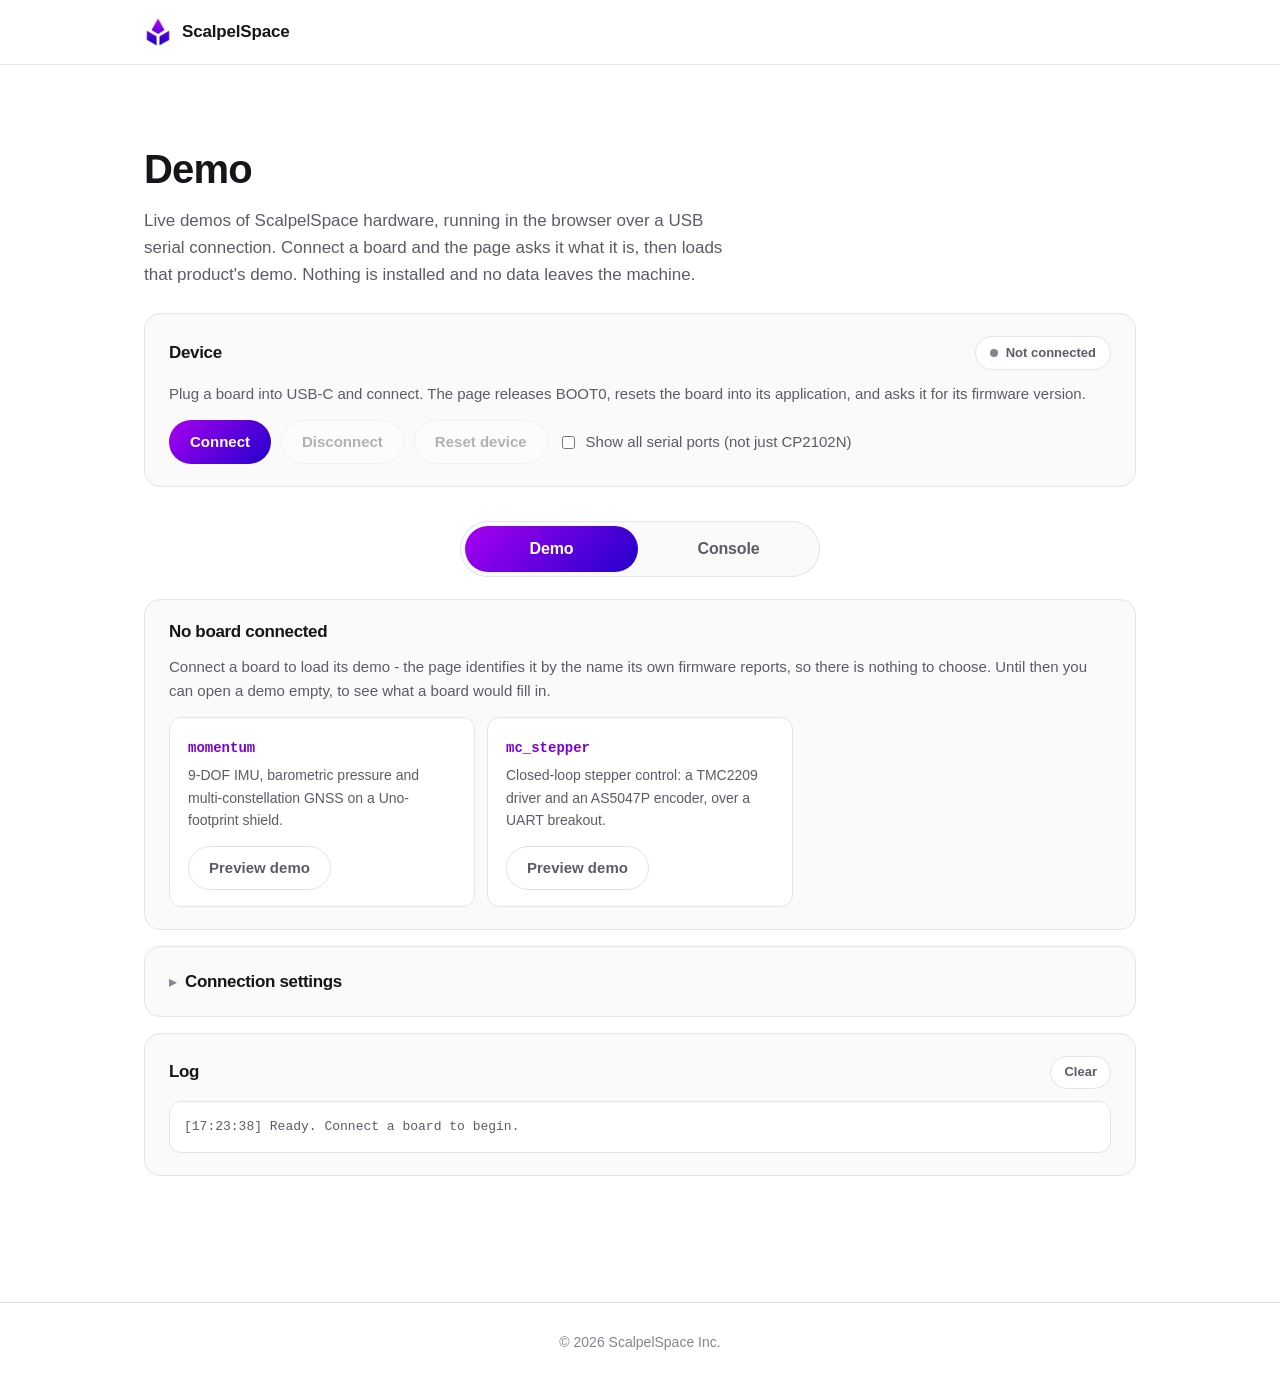
<file: index.html>
<!DOCTYPE html>
<html lang="en">
<head>
  <meta charset="utf-8">
  <meta name="viewport" content="width=device-width, initial-scale=1">
  <title>Demo</title>
  <meta name="description"
        content="Browser based hardware demos for ScalpelSpace boards. Plug a board into USB, and the page loads the demo for whatever it reports itself to be.">
  <link rel="canonical" href="https://demo.scalpelspace.com/">
  <link rel="icon" href="/assets/img/favicon-512x512.png" type="image/png">
  <link rel="apple-touch-icon" href="/assets/img/favicon-512x512.png">
  <meta property="og:type" content="website">
  <meta property="og:site_name" content="ScalpelSpace">
  <meta property="og:title" content="Demo">
  <meta property="og:description"
        content="Browser based hardware demos for ScalpelSpace boards. Plug a board into USB, and the page loads the demo for whatever it reports itself to be.">
  <meta property="og:url" content="https://demo.scalpelspace.com/">
  <meta property="og:image"
        content="https://demo.scalpelspace.com/assets/img/favicon-512x512.png">
  <meta name="twitter:card" content="summary">
  <meta name="twitter:site" content="@ScalpelSpace">
  <meta name="theme-color" content="#ffffff"
        media="(prefers-color-scheme: light)">
  <meta name="theme-color" content="#0c0c10"
        media="(prefers-color-scheme: dark)">
  <link rel="stylesheet" href="/assets/css/site.css">
</head>
<body>
<a class="skip-link" href="#main">Skip to content</a>

<header class="site-header">
  <div class="container">
    <a class="brand" href="https://scalpelspace.com/">
      <img src="/assets/img/favicon-512x512.png" alt="" width="28" height="28">
      ScalpelSpace
    </a>
  </div>
</header>

<main id="main">
  <div class="app">
    <div class="page-head">
      <h1>Demo</h1>
      <p class="lede">
        Live demos of ScalpelSpace hardware, running in the browser over a USB
        serial connection. Connect a board and the page asks it what it is,
        then loads that product's demo. Nothing is installed and no data
        leaves the machine.
      </p>
    </div>

    <div id="unsupported" class="banner error" hidden>
      <strong>This browser cannot talk to serial devices.</strong>
      The demos need the Web Serial API. Use desktop Chrome, Edge or Opera
      over <code>https://</code> or <code>http://localhost</code>. Everything
      below still renders so you can see what the page does, only connecting
      to hardware is unavailable.
    </div>

    <div id="bootFailed" class="banner error" hidden>
      <strong>The page did not start.</strong>
      It loaded but its code did not run, which usually means this browser is
      too old for it. Try the current version of Chrome or Edge on a desktop.
    </div>

    <noscript>
      <div class="banner error">
        <strong>JavaScript is switched off.</strong>
        The demos run entirely in the browser, so nothing on this page works
        without it.
      </div>
    </noscript>

    <section class="card" id="cardDevice">
      <div class="card-head">
        <h2>Device</h2>
        <span class="conn push-end" id="connStatus" data-state="idle">
          <span class="dot" aria-hidden="true"></span>
          <span id="connText">Not connected</span>
        </span>
      </div>
      <p class="hint">
        Plug a board into USB-C and connect. The page releases BOOT0, resets
        the board into its application, and asks it for its firmware version.
      </p>
      <div class="row">
        <button id="btnConnect" class="primary">Connect</button>
        <button id="btnDisconnect" class="ghost" disabled>Disconnect</button>
        <button id="btnReset" class="ghost" disabled>Reset device</button>
        <label class="check">
          <input type="checkbox" id="chkAnyPort">
          Show all serial ports (not just CP2102N)
        </label>
      </div>
      <dl class="facts" id="deviceFacts" hidden>
        <div>
          <dt>Port</dt>
          <dd id="factPort">-</dd>
        </div>
        <div>
          <dt>Product</dt>
          <dd id="factProduct">-</dd>
        </div>
        <div>
          <dt>Firmware</dt>
          <dd id="factFirmware">-</dd>
        </div>
      </dl>
    </section>

    <div class="tabs" role="tablist" aria-label="View">
      <button class="tab" id="tabDemo" role="tab" aria-controls="panelDemo"
              aria-selected="true">Demo
      </button>
      <button class="tab" id="tabConsole" role="tab"
              aria-controls="panelConsole" aria-selected="false">Console
      </button>
    </div>

    <div class="panel" id="panelDemo" role="tabpanel" aria-labelledby="tabDemo">
      <!-- app.js replaces this with the connected product's demo. -->
      <div id="productPanel"></div>
    </div>

    <div class="panel" id="panelConsole" role="tabpanel"
         aria-labelledby="tabConsole" hidden>
      <section class="card" id="cardConsole">
        <div class="card-head">
          <h2>Serial console</h2>
          <span class="conn push-end" id="portState" data-state="idle">
            <span class="dot" aria-hidden="true"></span>
            <span id="portText">Port closed</span>
          </span>
        </div>
        <p class="hint">
          Every byte the board sends, including whatever the demo above is
          asking for. Type a command to send it by hand.
        </p>

        <div class="row options">
          <label class="check">
            <input type="checkbox" id="monEcho" checked> Echo sent lines
          </label>
          <label class="check">
            <input type="checkbox" id="monTimestamps"> Timestamps
          </label>
          <label class="check">
            <input type="checkbox" id="monAutoscroll" checked> Autoscroll
          </label>
        </div>

        <pre id="serialOut" class="log serial-out" aria-live="polite"
             aria-label="Serial output"></pre>

        <div class="row send-row">
          <input type="text" id="monInput" class="send-input"
                 placeholder="Type a command and press Enter" autocomplete="off"
                 spellcheck="false" disabled>
          <button id="btnMonSend" class="primary" disabled>Send</button>
          <label class="check">
            <input type="checkbox" id="monSendHex"> Send as hex
          </label>
        </div>

        <div class="row monitor-actions">
          <button id="btnMonClear" class="ghost">Clear output</button>
          <span class="hint monitor-stats" id="monStats">0 B in, 0 B out</span>
        </div>
      </section>
    </div>

    <details class="card advanced" id="advanced">
      <summary><h2>Connection settings</h2></summary>

      <h3>Serial</h3>
      <div class="grid">
        <label>
          Baud rate
          <input type="number" id="cfgBaud" value="115200" min="1200" step="1">
        </label>
        <label>
          Parity
          <select id="cfgParity">
            <option value="none" selected>none (8N1)</option>
            <option value="even">even (8E1)</option>
          </select>
        </label>
      </div>

      <h3>Boot control lines</h3>
      <p class="hint">
        A ScalpelSpace board wires DTR to BOOT0 and RTS to NRESET so it can be
        flashed hands free. That also means opening a port asserts BOOT0 and
        starts the bootloader, which answers no commands, so the page releases
        the lines and resets into the application on connect. Change these
        only for a board that maps or inverts them differently.
      </p>
      <div class="grid">
        <label>
          NRESET line
          <select id="cfgNrstLine">
            <option value="rts" selected>RTS</option>
            <option value="dtr">DTR</option>
          </select>
        </label>
        <label class="check inline">
          <input type="checkbox" id="cfgNrstInvert" checked>
          Invert NRESET
        </label>
        <label>
          BOOT0 line
          <select id="cfgBoot0Line">
            <option value="dtr" selected>DTR</option>
            <option value="rts">RTS</option>
          </select>
        </label>
        <label class="check inline">
          <input type="checkbox" id="cfgBoot0Invert">
          Invert BOOT0
        </label>
        <label>
          Reset hold (ms)
          <input type="number" id="cfgResetHold" value="20" min="1">
        </label>
        <label>
          Boot settle (ms)
          <input type="number" id="cfgBootDelay" value="400" min="1">
        </label>
      </div>

      <div class="row reset-row">
        <button id="btnResetSettings" class="ghost">Reset to defaults</button>
        <span class="hint reset-hint">
          Restores every field above and forgets the copy saved in this
          browser.
        </span>
      </div>
    </details>

    <section class="card log-card">
      <div class="card-head">
        <h2>Log</h2>
        <button id="btnClearLog" class="ghost small push-end">Clear</button>
      </div>
      <pre id="log" class="log" aria-live="polite"></pre>
    </section>
  </div>
</main>

<footer class="site-footer">
  <div class="container">
    <span>&copy; 2026 ScalpelSpace Inc.</span>
  </div>
</footer>

<!--
  Deliberately a plain classic script in ES5, and deliberately not part of
  app.js: this is the only code that still runs on an engine too old to parse
  the modules, which is precisely when someone needs to be told why the page
  is doing nothing. Both notices stay hidden in the markup and are revealed
  from here, so a working browser cannot show them whatever happens to the
  stylesheet.
-->
<script>
  (function () {
    if (!("serial" in navigator)) {
      var unsupported = document.getElementById("unsupported");
      if (unsupported) unsupported.hidden = false;
    }

    // app.js sets the flag once it has finished starting. If it never runs -
    // unparseable, blocked, or a failed request - nothing else would say so.
    setTimeout(function () {
      var failed = document.getElementById("bootFailed");
      if (failed && !window.__demoReady) failed.hidden = false;
    }, 3000);
  })();
</script>
<script type="module" src="/src/app.js"></script>
</body>
</html>
</file>
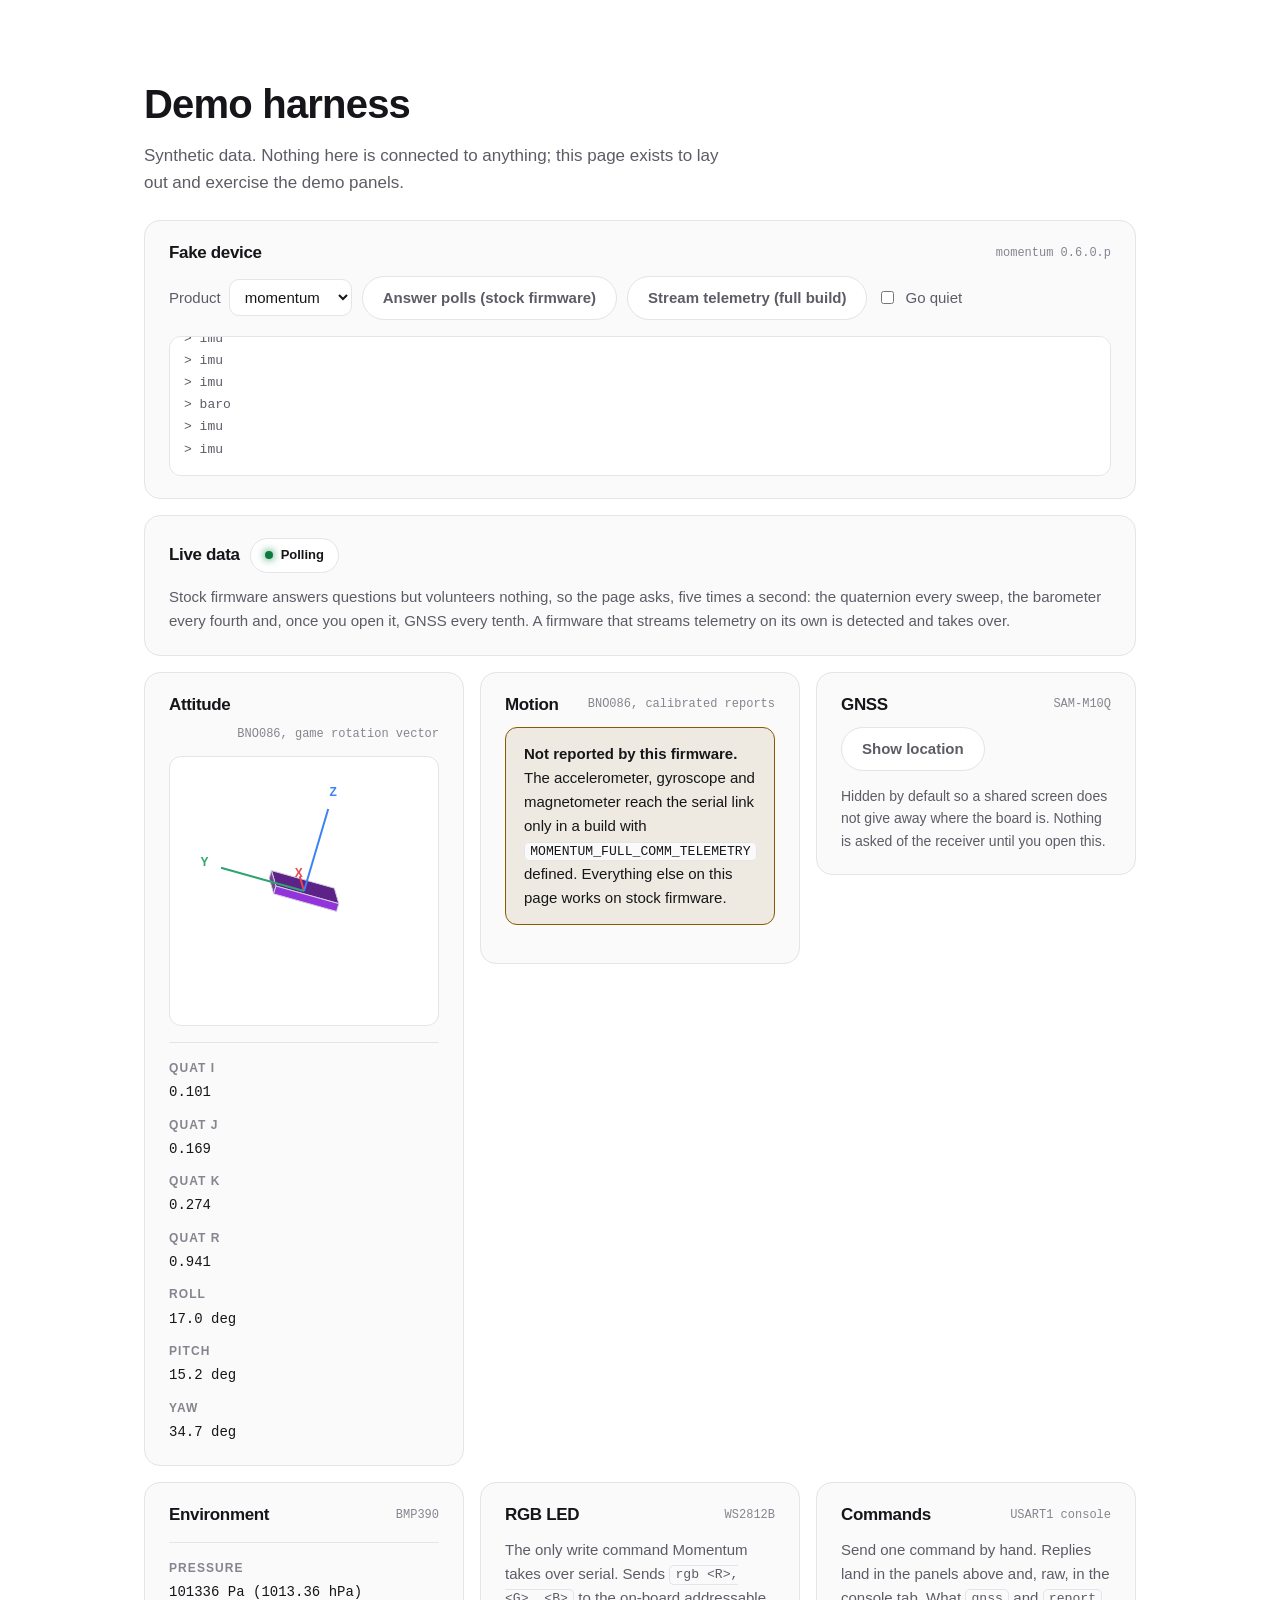
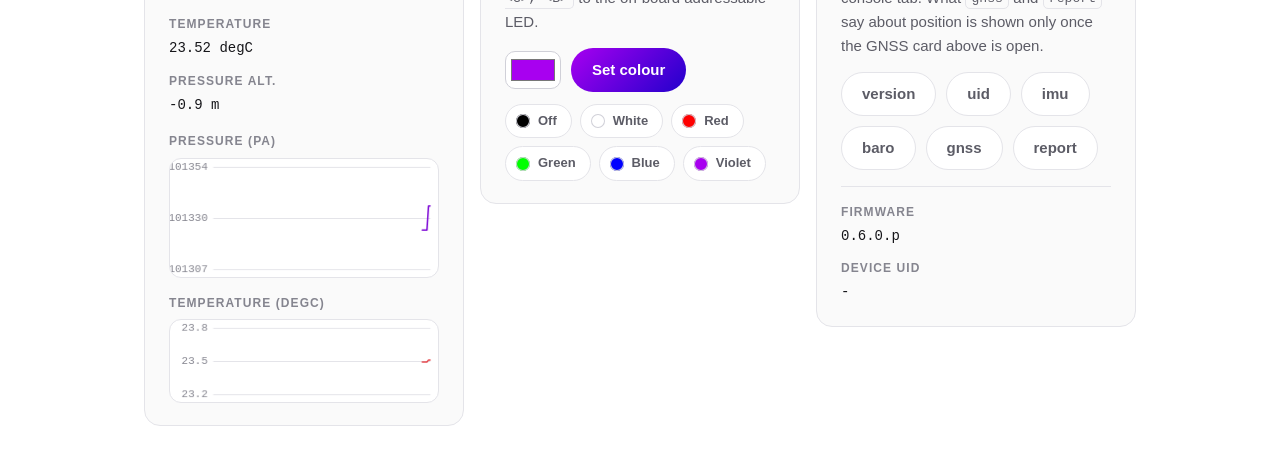
<file: dev/harness.html>
<!DOCTYPE html>
<html lang="en">
<head>
  <meta charset="utf-8">
  <meta name="viewport" content="width=device-width, initial-scale=1">
  <title>Demo harness</title>
  <meta name="robots" content="noindex">
  <link rel="stylesheet" href="/assets/css/site.css">
</head>
<!--
  Development only. Not part of the published site: the Pages workflow copies
  index.html, src/ and assets/, and nothing from dev/.

  Mounts a product demo against a fake device so the panels, charts and canvas
  widgets can be worked on without hardware on the desk. Each fake answers the
  same lines its firmware prints - including the ways that firmware refuses -
  so anything that works here works the same way against a real board.

  Serve the repository root and open /dev/harness.html, optionally with
  ?product=mc_stepper.
-->
<body>
<main id="main">
  <div class="app">
    <div class="page-head">
      <h1>Demo harness</h1>
      <p class="lede">
        Synthetic data. Nothing here is connected to anything; this page exists
        to lay out and exercise the demo panels.
      </p>
    </div>

    <section class="card">
      <div class="card-head">
        <h2>Fake device</h2>
        <span class="card-source push-end" id="deviceName">-</span>
      </div>
      <div class="row">
        <label class="check">
          Product
          <select id="product"></select>
        </label>
        <span id="deviceControls" class="row"></span>
        <label class="check">
          <input type="checkbox" id="quiet"> Go quiet
        </label>
      </div>
      <pre id="log" class="log" style="margin-top:16px;max-height:140px"></pre>
    </section>

    <div id="productPanel"></div>
  </div>
</main>

<script type="module">
  import {momentum} from "/src/products/momentum.js";
  import {mcStepper} from "/src/products/mc_stepper.js";

  const logEl = document.getElementById("log");
  const log = (message, level = "info") => {
    const line = document.createElement("span");
    line.className = `line ${level}`;
    line.textContent = `${message}\n`;
    logEl.appendChild(line);
    logEl.scrollTop = logEl.scrollHeight;
  };

  /** Stands in for DeviceLink: collects handlers, hands commands to a device. */
  const handlers = new Set();
  const link = {
    onLine(handler) {
      handlers.add(handler);
      return () => handlers.delete(handler);
    }, async send(text) {
      log(`> ${text}`);
      device.receive(text.trim());
    },
  };
  const emit = (line) => handlers.forEach((handler) => handler(line));

  const f = (value, digits = 3) => Number(value).toFixed(digits);
  let t = 0;

  /* ------------------------------------------------------------ momentum - */

  /*
   * Somewhere in Ottawa, wandering a few metres the way a stationary receiver
   * does. Math.fround squeezes each coordinate through a 32-bit float first,
   * because that is how the firmware stores it: at this latitude the float
   * grid is about half a metre, which is coarser than the `%.6f` it prints
   * and is visible on the track plot.
   */
  const HOME = {lat: 45.421538, lon: -75.697193};
  const M_PER_DEG = {lat: 111132, lon: 78000};

  const momentumDevice = {
    product: momentum,
    label: "momentum 0.6.0.p",
    streaming: false,
    controls: [["Answer polls (stock firmware)", (d) => (d.streaming = false)], ["Stream telemetry (full build)", (d) => (d.streaming = true)],],

    fix() {
      const noise = () => (Math.random() - 0.5) * 3;
      const north = 4 * Math.sin(t * 0.05) + noise();
      const east = 4 * Math.cos(t * 0.037) + noise();
      return {
        lat: Math.fround(HOME.lat + north / M_PER_DEG.lat),
        lon: Math.fround(HOME.lon + east / M_PER_DEG.lon),
      };
    },

    quaternion() {
      // Rotation about a tilted axis, so all three body axes move.
      const angle = t * 0.6;
      const axis = [0.3, 0.5, 0.81];
      const s = Math.sin(angle / 2);
      return {
        i: axis[0] * s,
        j: axis[1] * s,
        k: axis[2] * s,
        r: Math.cos(angle / 2)
      };
    },

    pressure() {
      return 101325 + 60 * Math.sin(t * 0.11) + 12 * Math.sin(t * 0.7);
    },

    temperature() {
      return 23.5 + 0.4 * Math.sin(t * 0.05);
    },

    command(text) {
      const q = this.quaternion();
      if (text === "version" || text === "ver") emit("momentum 0.6.0.p");
      if (text === "uid") emit("41293 8172 55031");
      if (text === "imu" || text === "report") {
        emit(`${f(q.i)} i,${f(q.j)} j,${f(q.k)} k, ${f(q.r)} r`);
      }
      if (text === "baro" || text === "report") {
        emit(`${f(this.temperature())} degC,${f(this.pressure())} Pa`);
      }
      if (text === "gnss" || text === "report") {
        const {lat, lon} = this.fix();
        emit("2026/9/5 14:32:9");
        // `report` still prints 3 decimal places in firmware 0.6.0.p; only
        // the `gnss` command was moved to 6.
        const digits = text === "gnss" ? 6 : 3;
        emit(`${f(lat, digits)} (N),${f(lon, digits)} (W), ${f(74.2)} m`);
      }
      if (text.startsWith("rgb")) log(`  LED -> ${text.slice(4)}`, "ok");
    },

    ticks: 0,
    tick() {
      if (!this.streaming) return;
      const q = this.quaternion();
      emit(`qi=${f(q.i)},qj=${f(q.j)},qk=${f(q.k)},qr=${f(q.r)}`);
      emit(`gx=${f(0.4 * Math.sin(t * 3))},gy=${f(0.3 * Math.cos(t * 2.2))},gz=${f(0.2 * Math.sin(t))}`);
      emit(`ax=${f(9.81 * Math.sin(t * 0.5))},ay=${f(2 * Math.cos(t * 0.8))},az=${f(9.81 * Math.cos(t * 0.5))}`);
      emit(`mx=${f(21 + 4 * Math.sin(t))},my=${f(-9 + 3 * Math.cos(t))},mz=${f(43 + 2 * Math.sin(t * 0.4))}`);
      emit(`pres=${f(this.pressure())},temp=${f(this.temperature())},s=0`);

      // The GNSS module reports once a second, so these lines go out at a
      // twentieth of the rest. Sending them every tick would fill the track
      // plot's whole history in under a minute.
      if (this.ticks++ % 20) return;
      emit(`sp=${f(0.4)},cdeg=${f(112.5)},pf=7,sat=11,hdop=${f(0.98)}`);
      const {lat, lon} = this.fix();
      emit(`lat=${f(lat, 6)},lon=${f(lon, 6)}`);
      // The altitude line ends with a bare UTC stamp, none of it zero padded
      // past the year - `%u/%u/%u %u:%u:%u`.
      emit(`alt=${f(74.2, 1)},gid=${f(-36.3)},2026/9/7 2:59:${43 + (this.ticks % 15)}`);
    },
  };

  /* ---------------------------------------------------------- mc_stepper - */

  /* controls_state_t and control_mode_t, in ordinal order. */
  const STATE_ORDINALS = ["disable", "idle", "start", "executing", "on_target", "fault"];
  const MODE_ORDINALS = ["none", "pos", "spd", "rel", "ol"];

  /*
   * A motor that actually moves: the position slews towards the setpoint at
   * the configured velocity limit, so the dial, the error arc and the chart
   * all have something real to show. The state machine and the refusals are
   * modelled more carefully than the physics, because those are what the
   * page has to get right.
   */
  const stepperDevice = {
    product: mcStepper,
    label: "mc_stepper 0.3.1.p",
    state: "disable",
    mode: "none",
    position: 0,
    positionSetpoint: 0,
    velocity: 0,
    velocitySetpoint: 0,
    status: 0x0001, // GSTAT.reset, as a real board reads after power-up.
    config: {
      microsteps: 16,
      maxAccel: 300,
      maxVelocity: 5,
      runCurrentMa: 300,
      irun: 8,
      ihold: 1,
      iholdDelay: 1,
      kp: 50,
      ki: 3,
      kd: 17,
      stallguard: 0,
      sgthrs: 100,
    },
    controls: [["Stream telemetry (full build)", (d) => (d.streaming = true)], ["Answer polls only (stock)", (d) => (d.streaming = false)], ["Latch a fault", (d) => {
      d.state = "fault";
      d.velocitySetpoint = 0;
    }], ["Raise s2ga", (d) => (d.status |= 1 << 5)], ["Clear status", (d) => (d.status = 0)],],

    live() {
      return this.state !== "disable" && this.state !== "fault";
    },

    command(text) {
      const [word, ...rest] = text.split(/\s+/);
      const args = rest.join(" ");

      const motion = (mode, value) => {
        if (this.state === "disable") {
          emit("Error: driver disabled, run `en` first");
          return;
        }
        if (this.state === "fault") {
          emit("Error: faulted, run `clr` first");
          return;
        }
        this.mode = mode;
        if (mode === "spd") {
          this.velocitySetpoint = value;
        } else if (mode === "rel") {
          this.positionSetpoint = this.position + value;
          this.velocitySetpoint = 0;
        } else {
          this.positionSetpoint = value;
          this.velocitySetpoint = 0;
        }
        this.state = "executing";
        emit(`${mode} ${f(value, 4)}`);
      };

      const gated = (apply) => {
        if (this.state !== "disable") {
          emit("Error: disable the driver first, run `dis`");
          return false;
        }
        apply();
        return true;
      };

      switch (word) {
        case "help":
        case "?":
          emit("Motion:");
          emit("  pos <rad>       Absolute closed-loop position");
          emit("  stop            Command zero speed, loop stays live");
          emit("Status:");
          emit("  stat            Control loop and driver status");
          return;
        case "version":
        case "ver":
          emit("mc_stepper 0.3.1.p");
          return;
        case "uid":
          emit("58120 4471 39902");
          return;
        case "stat":
          emit(`state ${this.state}`);
          emit(`mode ${this.mode}`);
          emit(`pos ${f(this.position, 4)} rad`);
          emit(`pos_sp ${f(this.positionSetpoint, 4)} rad`);
          emit(`pos_err ${f(this.positionSetpoint - this.position, 4)} rad`);
          emit(`vel_sp ${f(this.velocity, 4)} rad/s`);
          emit(`step_rate ${f((this.velocity * this.config.microsteps * 200) / (2 * Math.PI), 1)} steps/s`);
          emit(`drv_status 0x${this.status.toString(16).padStart(4, "0").toUpperCase()}`);
          return;
        case "pos":
        case "rel":
        case "spd":
        case "ol":
          motion(word, Number(args));
          return;
        case "stop":
          motion("spd", 0);
          return;
        case "zero":
          this.position = 0;
          this.positionSetpoint = 0;
          emit("zero requested, applied at standstill");
          return;
        case "en":
          if (this.state === "disable") this.state = "idle";
          emit(`state ${this.state}`);
          return;
        case "dis":
          this.state = "disable";
          emit(`state ${this.state}`);
          return;
        case "clr":
          if (this.state === "fault") this.state = "idle";
          emit(`state ${this.state}`);
          return;
        case "motion": {
          const parts = args.split(/\s+/).filter(Boolean).map(Number);
          if (parts.length === 3 && !gated(() => {
            [this.config.microsteps, this.config.maxAccel, this.config.maxVelocity] = parts;
          })) return;
          emit(`microsteps ${this.config.microsteps}`);
          emit(`max_accel ${f(this.config.maxAccel)} rad/s^2`);
          emit(`max_vel ${f(this.config.maxVelocity)} rad/s`);
          return;
        }
        case "cur": {
          const parts = args.split(/\s+/).filter(Boolean).map(Number);
          if (parts.length === 4 && !gated(() => {
            [this.config.runCurrentMa, this.config.irun, this.config.ihold, this.config.iholdDelay] = parts;
          })) return;
          emit(`run_current ${this.config.runCurrentMa} mA`);
          emit(`irun ${this.config.irun}`);
          emit(`ihold ${this.config.ihold}`);
          emit(`iholddelay ${this.config.iholdDelay}`);
          return;
        }
        case "gains": {
          const parts = args.split(/\s+/).filter(Boolean).map(Number);
          if (parts.length === 3) [this.config.kp, this.config.ki, this.config.kd] = parts;
          emit(`kp ${f(this.config.kp, 4)}`);
          emit(`ki ${f(this.config.ki, 4)}`);
          emit(`kd ${f(this.config.kd, 4)}`);
          return;
        }
        case "sg": {
          const parts = args.split(/\s+/).filter(Boolean).map(Number);
          if (parts.length === 2) [this.config.stallguard, this.config.sgthrs] = parts;
          emit(`stallguard ${this.config.stallguard}`);
          emit(`sgthrs ${this.config.sgthrs}`);
          emit(`sg_result ${Math.round(180 + 60 * Math.sin(t * 0.4) - Math.abs(this.velocity) * 12)}`);
          emit(`stalled 0`);
          return;
        }
        case "rgb":
          log(`  LED -> ${args}`, "ok");
          return;
        default:
          emit("Error: unknown command, run `help`");
      }
    },

    tick(dt) {
      if (!this.live()) {
        this.velocity = 0;
        return;
      }
      const limit = this.config.maxVelocity;
      let target = this.velocitySetpoint;
      if (this.mode !== "spd") {
        const error = this.positionSetpoint - this.position;
        target = Math.max(-limit, Math.min(limit, error * 4));
        if (Math.abs(error) < 0.002 && this.state === "executing") {
          this.state = "on_target";
        }
      }
      // One-pole approach to the commanded velocity, standing in for the
      // slew limiter.
      this.velocity += (target - this.velocity) * Math.min(1, dt * 8);
      this.position += this.velocity * dt;

      this.telemetryTick();
    },

    /*
     * What a build with MC_STEPPER_FULL_COMM_TELEMETRY sends unasked. The
     * harness ticks at 50 ms, so `streamEvery` counts those: 1 is 20 Hz, 4 is
     * 5 Hz. The `\r\n` is at the end of each line, which is where the
     * firmware's has to be - putting it mid-format leaves `drv=` orphaned at
     * the head of the next line and the demo drops the whole line.
     */
    streaming: false,
    streamEvery: 1,
    streamTicks: 0,
    telemetryTick() {
      if (!this.streaming) return;
      if (this.streamTicks++ % this.streamEvery) return;
      // `s` and `m` go out as the raw enum ordinals, and `drv` as decimal
      // `%u`, exactly as comm_tx_status() prints them.
      const stepRate = (this.velocity * this.config.microsteps * 200) / (2 * Math.PI);
      emit(`s=${STATE_ORDINALS.indexOf(this.state)},m=${MODE_ORDINALS.indexOf(this.mode)},` + `p=${f(this.position, 4)},sp=${f(this.positionSetpoint, 4)},` + `sr=${f(stepRate, 1)},drv=${this.status}`);
    },
  };

  /* ---------------------------------------------------------- harness ---- */

  const DEVICES = {momentum: momentumDevice, mc_stepper: stepperDevice};

  const params = new URLSearchParams(location.search);
  const key = DEVICES[params.get("product")] ? params.get("product") : "momentum";
  const device = DEVICES[key];
  const quiet = document.getElementById("quiet");

  /*
   * Both firmwares hand a line to their own code and only then answer, so the
   * fake answers on a timer rather than inline. mc_stepper additionally holds
   * one pending line and drops anything landing on top of it - which is
   * exactly the constraint its demo's command queue exists to respect, so the
   * harness models it rather than being politely forgiving.
   */
  const RUN_PERIOD_MS = 20;
  let pending = null;
  let dropped = false;

  device.receive = function (text) {
    if (key !== "mc_stepper") {
      if (!quiet.checked) this.command(text);
      return;
    }
    if (pending !== null) {
      dropped = true;
      return;
    }
    pending = text;
  };

  setInterval(() => {
    if (key !== "mc_stepper" || quiet.checked) return;
    if (dropped) {
      dropped = false;
      emit("Error: command dropped, previous line still executing");
      log("  DROPPED a command", "error");
    }
    if (pending !== null) {
      const text = pending;
      pending = null;
      device.command(text);
    }
  }, RUN_PERIOD_MS);

  const select = document.getElementById("product");
  for (const name of Object.keys(DEVICES)) {
    select.append(new Option(name, name, false, name === key));
  }
  select.addEventListener("change", () => {
    location.search = `?product=${select.value}`;
  });
  document.getElementById("deviceName").textContent = device.label;

  const controlsHost = document.getElementById("deviceControls");
  for (const [label, action] of device.controls || []) {
    const button = document.createElement("button");
    button.type = "button";
    button.textContent = label;
    button.addEventListener("click", () => {
      action(device);
      log(`  ${label}`, "warn");
    });
    controlsHost.append(button);
  }

  const demo = device.product.create(link, {
    log,
    version: device.label.split(" ")[1]
  });
  document.getElementById("productPanel").append(demo.el);

  // Development convenience: poke at the panel from the console, for example
  // `demo.dial.set({measured: 1, setpoint: 2}); demo.reflow()`.
  window.demo = demo;
  window.device = device;
  window.emit = emit;

  const TICK_MS = 50;
  setInterval(() => {
    t += TICK_MS / 1000;
    if (quiet.checked) return;
    device.tick(TICK_MS / 1000);
  }, TICK_MS);
</script>
</body>
</html>
</file>
<file: assets/css/site.css>
/* ==========================================================================
   Demo - hardware demo styles
   Single stylesheet, no build step, no dependencies.

   Tokens and page chrome (header, nav, page-head, footer) are kept in sync
   with scalpelspace.com, whose assets/css/site.css is the source of truth and
   is kept here verbatim as site-reference.css to diff against. The tool
   chrome below - status colours, cards, tabs, the console and the log - is
   shared with blasher.scalpelspace.com so the two tools feel like one set.
   What is only here is the demo grid: charts, an orientation view and live
   readouts.
   ========================================================================== */

/* --- Tokens ------------------------------------------------------------- */

:root {
  --bg: #ffffff;
  --bg-raised: #fafafa;
  --bg-header: rgba(255, 255, 255, 0.8);
  --text: #16161a;
  --text-muted: #5c5c66;
  --text-faint: #85858f;
  --border: #e4e4e9;
  --border-strong: #d0d0d8;
  --accent: #7a00d4;
  --accent-hover: #5c00a8;
  --grad-a: #a800f0;
  --grad-b: #2200cc;
  --shadow-lift: 0 2px 4px rgba(16, 16, 32, 0.06), 0 16px 40px rgba(16, 16, 32, 0.1);

  /*
   * Live-state colours. The parent site has no equivalent: it has no
   * connection to lose, no reading to go stale and no log to colour. Both
   * schemes are tuned to clear 4.5:1 against the surface they sit on, which
   * is why the light values are so much darker than the dark ones.
   */
  --ok: #0a7a3d;
  --warn: #8a5a00;
  --error: #c22626;

  /*
   * Two more, for the states mc_stepper shows on its own WS2812B that the
   * three above have no name for: cyan while it moves open-loop, blue while it
   * holds there. Named by hue rather than by role because that is what they
   * encode - the point is that the text on screen and the LED on the bench say
   * the same thing. The board's values are tiny (0-5, proportional to
   * brightness), so these are the hues scaled up and then retuned for
   * contrast, not the literal numbers.
   */
  --state-cyan: #0e7490;
  --state-blue: #1d4ed8;

  --font: -apple-system, BlinkMacSystemFont, "Segoe UI", Roboto, Helvetica,
  Arial, sans-serif;
  --font-mono: ui-monospace, SFMono-Regular, "SF Mono", Menlo, Consolas,
  "Liberation Mono", monospace;

  --radius: 12px;
  --radius-lg: 16px;
  --container: 1040px;
  /*
   * The app column matches the parent site's rather than blasher's narrower
   * one. Blasher is a form you fill in top to bottom; this page is a wall of
   * live readouts that wants two columns of cards side by side, and at 860px
   * the second column never fits.
   */
  --container-app: 1040px;
}

@media (prefers-color-scheme: dark) {
  :root {
    --bg: #0c0c10;
    --bg-raised: #141419;
    --bg-header: rgba(12, 12, 16, 0.8);
    --text: #f2f2f5;
    --text-muted: #a0a0ad;
    --text-faint: #77777f;
    --border: #26262e;
    --border-strong: #35353f;
    --accent: #b46bff;
    --accent-hover: #cb99ff;
    --shadow-lift: 0 2px 4px rgba(0, 0, 0, 0.5), 0 16px 40px rgba(0, 0, 0, 0.45);

    --ok: #3ddc84;
    --warn: #f5b942;
    --error: #ff6b6b;
    --state-cyan: #22d3ee;
    --state-blue: #7aa7ff;
  }
}

/* --- Base --------------------------------------------------------------- */

*,
*::before,
*::after {
  box-sizing: border-box;
}

html {
  -webkit-text-size-adjust: 100%;
}

body {
  margin: 0;
  background: var(--bg);
  color: var(--text);
  font-family: var(--font);
  font-size: 16px;
  line-height: 1.6;
  -webkit-font-smoothing: antialiased;
  display: flex;
  flex-direction: column;
  min-height: 100vh;
}

h1,
h2,
h3 {
  margin: 0;
  line-height: 1.2;
  letter-spacing: -0.02em;
  font-weight: 650;
}

p {
  margin: 0;
}

a {
  color: var(--accent);
  text-decoration: none;
}

a:hover {
  color: var(--accent-hover);
  text-decoration: underline;
}

img {
  max-width: 100%;
  height: auto;
}

code {
  font-family: var(--font-mono);
  font-size: 0.875em;
  background: var(--bg-raised);
  border: 1px solid var(--border);
  border-radius: 5px;
  padding: 0.1em 0.4em;
}

:focus-visible {
  outline: 2px solid var(--accent);
  outline-offset: 3px;
  border-radius: 4px;
}

.container {
  width: 100%;
  max-width: var(--container);
  margin: 0 auto;
  padding: 0 24px;
}

.skip-link {
  position: absolute;
  left: -9999px;
}

.skip-link:focus {
  left: 16px;
  top: 16px;
  z-index: 100;
  background: var(--bg);
  border: 1px solid var(--border-strong);
  border-radius: 8px;
  padding: 10px 16px;
}


/*
 * The app toggles panels, fact lists and motion blocks with the `hidden`
 * attribute, and every one of them is a flex or grid container. A class
 * selector beats the UA stylesheet's [hidden] { display: none }, so without
 * this they stay on screen. The parent site needs no equivalent: nothing it
 * hides carries a display rule.
 */
[hidden] {
  display: none !important;
}

/* --- Header ------------------------------------------------------------- */

.site-header {
  position: sticky;
  top: 0;
  z-index: 50;
  background: var(--bg-header);
  backdrop-filter: saturate(180%) blur(12px);
  -webkit-backdrop-filter: saturate(180%) blur(12px);
  border-bottom: 1px solid var(--border);
}

.site-header .container {
  display: flex;
  align-items: center;
  justify-content: space-between;
  gap: 20px;
  min-height: 64px;
  flex-wrap: wrap;
  padding-top: 10px;
  padding-bottom: 10px;
}

.brand {
  display: inline-flex;
  align-items: center;
  gap: 10px;
  color: var(--text);
  font-weight: 650;
  font-size: 1.0625rem;
  letter-spacing: -0.01em;
}

.brand:hover {
  color: var(--text);
  text-decoration: none;
}

.brand img {
  width: 28px;
  height: 28px;
  display: block;
}

.site-nav {
  display: flex;
  align-items: center;
  gap: 4px;
  flex-wrap: wrap;
}

.site-nav a {
  color: var(--text-muted);
  font-size: 0.9375rem;
  font-weight: 500;
  padding: 7px 11px;
  border-radius: 8px;
  white-space: nowrap;
}

.site-nav a:hover {
  color: var(--text);
  background: var(--bg-raised);
  text-decoration: none;
}

/*
 * Marks the tab you are on. This subdomain is a separate origin from the rest
 * of the site, so the highlight is what tells you the cross-domain hop landed
 * where you expected.
 */
.site-nav a[aria-current="page"] {
  color: var(--text);
  background: var(--bg-raised);
}

.site-nav .ext::after {
  content: "\2197";
  font-size: 0.75em;
  margin-left: 4px;
  opacity: 0.6;
  vertical-align: 1px;
}

/* --- Main --------------------------------------------------------------- */

main {
  flex: 1 0 auto;
}

.app {
  width: 100%;
  max-width: var(--container-app);
  margin: 0 auto;
  padding: 0 24px clamp(28px, 5vh, 48px);
  display: flex;
  flex-direction: column;
  gap: 16px;
}

.page-head {
  padding: clamp(48px, 9vh, 80px) 0 8px;
}

.page-head h1 {
  font-size: clamp(1.875rem, 4.5vw, 2.5rem);
}

.page-head .lede {
  margin-top: 14px;
  max-width: 62ch;
  font-size: 1.0625rem;
  color: var(--text-muted);
}

.banner {
  padding: 14px 18px;
  border-radius: var(--radius);
  font-size: 0.9375rem;
}

.banner.error {
  background: var(--bg-raised);
  background: color-mix(in srgb, var(--error) 10%, transparent);
  border: 1px solid var(--error);
}

/* --- Tabs --------------------------------------------------------------- */

/*
 * A centred segmented control: the two modes are the page's main division, so
 * it is sized like a sub-heading rather than a pair of loose filter chips. The
 * track carries the border and the tabs inside it stay transparent until
 * selected, which keeps the pair reading as one control.
 */
.tabs {
  display: flex;
  gap: 4px;
  /*
   * A definite width, not fit-content: sized to content there is no free
   * space for flex: 1 to distribute, so the two halves keep their label
   * widths and the selected pill changes size as you switch. 360 divides
   * into two whole 173px halves, and the outline is an inset shadow rather
   * than a border so it stays out of the box model and cannot reintroduce
   * fractional widths.
   */
  width: min(100%, 360px);
  margin: clamp(10px, 2vh, 20px) auto 6px;
  padding: 5px;
  background: var(--bg-raised);
  box-shadow: inset 0 0 0 1px var(--border);
  border-radius: 999px;
}

/*
 * flex: 1 splits the track evenly, so the selected pill is the same size
 * whichever tab it is on. Sized to content the two differ by the width of
 * their labels, and the pill visibly resized and shifted on every switch.
 *
 * No border, following the parent site's gradient CTA. The base button rule
 * has one, and merely making it transparent left 2px of the box belonging to
 * a border that only complicated the gradient's edge; the padding below is
 * 1px larger to keep the same outer size. A 1.5 line-height then lands the
 * height on a whole 46px instead of 47.2, so the rounded ends sit on the
 * pixel grid rather than being anti-aliased across it.
 */
.tab {
  flex: 1 1 0;
  justify-content: center;
  padding: 11px 28px;
  font-size: 1rem;
  line-height: 1.5;
  font-weight: 600;
  letter-spacing: -0.01em;
  background: transparent;
  border: 0;
  color: var(--text-muted);
}

.tab:hover:not(:disabled) {
  background: var(--bg);
  color: var(--text);
}

/*
 * No background-origin fix needed here, unlike button.primary: .tab drops the
 * border entirely, so the padding box and the border box are the same and the
 * gradient already reaches the real edge.
 */
.tab[aria-selected="true"],
.tab[aria-selected="true"]:hover {
  background: linear-gradient(135deg, var(--grad-a), var(--grad-b));
  color: #ffffff;
}

.tab[aria-selected="true"]:hover {
  filter: brightness(1.12);
}

.panel {
  display: flex;
  flex-direction: column;
  gap: 16px;
}

/* --- Serial console ----------------------------------------------------- */

/*
 * `.log.serial-out`, not `.serial-out`: the element carries both classes, and
 * the generic `.log` further down sets `margin: 0`. At equal specificity the
 * later rule wins, so a plain `.serial-out` here loses its margin and the send
 * row ends up flush against the bottom of the output.
 */
.log.serial-out {
  height: clamp(220px, 42vh, 460px);
  max-height: none;
  margin-bottom: 14px;
}

.serial-out .line.tx {
  color: var(--accent);
}


.send-row {
  gap: 10px;
}

.send-input {
  flex: 1 1 260px;
  min-width: 0;
  font-family: var(--font-mono);
}

.monitor-actions {
  margin-top: 14px;
}

.monitor-stats {
  margin: 0 0 0 auto;
  font-family: var(--font-mono);
  font-size: 0.8125rem;
}

/* --- Cards -------------------------------------------------------------- */

.card {
  background: var(--bg-raised);
  border: 1px solid var(--border);
  border-radius: var(--radius-lg);
  padding: 22px 24px;
}

.card-head {
  display: flex;
  align-items: center;
  gap: 10px;
  flex-wrap: wrap;
  margin-bottom: 12px;
}

.card-head h2 {
  margin: 0;
  font-size: 1.0625rem;
}

/* Pushes the log's Clear button and the connection pill to the far edge. */
.card-head > .push-end {
  margin-left: auto;
}

.hint {
  margin: 0 0 14px;
  color: var(--text-muted);
  font-size: 0.9375rem;
}

.row {
  display: flex;
  align-items: center;
  gap: 10px;
  flex-wrap: wrap;
}

.row.options {
  margin-bottom: 16px;
}

/* --- Connection pill ---------------------------------------------------- */

.conn {
  display: inline-flex;
  align-items: center;
  gap: 8px;
  padding: 6px 14px;
  border: 1px solid var(--border);
  border-radius: 999px;
  background: var(--bg);
  font-size: 0.8125rem;
  font-weight: 550;
  color: var(--text-muted);
  white-space: nowrap;
}

.conn .dot {
  width: 8px;
  height: 8px;
  border-radius: 50%;
  background: var(--text-faint);
}

.conn[data-state="ok"] {
  color: var(--text);
}

.conn[data-state="ok"] .dot {
  background: var(--ok);
  box-shadow: 0 0 8px var(--ok);
}

.conn[data-state="error"] .dot {
  background: var(--error);
}

/* --- Buttons ------------------------------------------------------------ */

/*
 * Pills, matching the parent site's .chip and .promo-cta. Secondary buttons
 * sit on --bg so they read as raised against the card's --bg-raised.
 */
button {
  display: inline-flex;
  align-items: center;
  gap: 8px;
  font: inherit;
  font-size: 0.9375rem;
  font-weight: 550;
  padding: 9px 20px;
  border: 1px solid var(--border);
  border-radius: 999px;
  background: var(--bg);
  color: var(--text-muted);
  cursor: pointer;
  white-space: nowrap;
  transition: border-color 0.15s ease, color 0.15s ease, background 0.15s ease,
  filter 0.18s ease;
}

button:hover:not(:disabled) {
  border-color: var(--border-strong);
  color: var(--text);
}

button:disabled {
  opacity: 0.45;
  cursor: not-allowed;
}

button.primary {
  background: linear-gradient(135deg, var(--grad-a), var(--grad-b));
  background-origin: border-box;
  border-color: transparent;
  color: #ffffff;
  font-weight: 600;
}

button.primary:hover:not(:disabled) {
  color: #ffffff;
  border-color: transparent;
  filter: brightness(1.12);
}

button.big {
  padding: 13px 26px;
  font-size: 1rem;
}

button.small {
  padding: 5px 13px;
  font-size: 0.8125rem;
}

.check {
  display: inline-flex;
  align-items: center;
  gap: 8px;
  font-size: 0.9375rem;
  color: var(--text-muted);
  cursor: pointer;
}

.check input {
  accent-color: var(--accent);
}

/* --- Fact lists --------------------------------------------------------- */

.facts {
  display: flex;
  flex-wrap: wrap;
  gap: 12px 32px;
  margin: 16px 0 0;
  padding-top: 16px;
  border-top: 1px solid var(--border);
}

.facts > div {
  min-width: 150px;
}

.facts dt {
  font-size: 0.75rem;
  font-weight: 600;
  text-transform: uppercase;
  letter-spacing: 0.09em;
  color: var(--text-faint);
}

.facts dd {
  margin: 3px 0 0;
  font-family: var(--font-mono);
  font-size: 0.875rem;
}

/* --- Advanced settings -------------------------------------------------- */

.advanced summary {
  cursor: pointer;
  list-style: none;
}

.advanced summary::-webkit-details-marker {
  display: none;
}

.advanced summary h2 {
  display: inline-block;
  margin: 0;
  font-size: 1.0625rem;
}

.advanced summary::before {
  content: "\25B8";
  color: var(--text-faint);
  margin-right: 8px;
}

.advanced[open] summary::before {
  content: "\25BE";
}

.advanced h3 {
  margin: 22px 0 12px;
  font-size: 0.8125rem;
  font-weight: 600;
  text-transform: uppercase;
  letter-spacing: 0.09em;
  color: var(--text-faint);
}

.grid {
  display: grid;
  grid-template-columns: repeat(auto-fit, minmax(190px, 1fr));
  gap: 14px 18px;
  margin-bottom: 16px;
}

.grid label {
  display: flex;
  flex-direction: column;
  gap: 6px;
  font-size: 0.8125rem;
  color: var(--text-muted);
}

/*
 * Separated from the line tests above it: those act on the hardware, this one
 * only rewrites the form.
 */
.reset-row {
  margin-top: 20px;
  padding-top: 18px;
  border-top: 1px solid var(--border);
}

.reset-hint {
  margin: 0;
  flex: 1 1 260px;
}

.grid label.inline {
  flex-direction: row;
  align-items: center;
  align-self: end;
  padding-bottom: 10px;
}

input[type="text"],
input[type="number"],
select {
  font: inherit;
  font-size: 0.9375rem;
  padding: 8px 11px;
  border-radius: 10px;
  border: 1px solid var(--border);
  background: var(--bg);
  color: var(--text);
}

input[type="text"],
input[type="number"] {
  font-family: var(--font-mono);
}

/* --- Log ---------------------------------------------------------------- */

.log {
  margin: 0;
  max-height: 320px;
  overflow: auto;
  padding: 14px;
  border-radius: var(--radius);
  background: var(--bg);
  border: 1px solid var(--border);
  font-family: var(--font-mono);
  font-size: 0.8125rem;
  line-height: 1.7;
  white-space: pre-wrap;
  word-break: break-word;
  color: var(--text-muted);
}

.log .line.ok {
  color: var(--ok);
}

.log .line.warn {
  color: var(--warn);
}

.log .line.error {
  color: var(--error);
}

/* --- Demo grid ---------------------------------------------------------- */

/*
 * The product panel is a masonry-free two-column grid of independent cards.
 * auto-fit rather than a fixed count: a card is readable at 320px, so the
 * layout collapses to one column on a phone and to two on anything wider
 * without a breakpoint of its own.
 */
.demo-grid {
  display: grid;
  grid-template-columns: repeat(auto-fit, minmax(320px, 1fr));
  gap: 16px;
  align-items: start;
}

.product {
  display: flex;
  flex-direction: column;
  gap: 16px;
}

/* A status strip above the grid, with no controls under its last paragraph. */
.control-card .hint {
  margin-bottom: 0;
}

.demo-card {
  min-width: 0; /* Grid items default to min-content; canvases are wider. */
}

/* Names the sensor behind a card's numbers, in the card head's spare corner. */
.card-source {
  font-family: var(--font-mono);
  font-size: 0.75rem;
  color: var(--text-faint);
  text-align: right;
}

.card-note {
  margin: 14px 0 0;
  font-size: 0.875rem;
}

/*
 * A readout that has not been refreshed within its expected interval. Dimmed
 * rather than blanked: the last known value is still the most useful thing to
 * show, it just should not be mistaken for a current one.
 */
.facts.stale dd {
  opacity: 0.45;
}

/*
 * A readout that says something about health rather than magnitude, coloured
 * to match whatever the board itself is signalling. The tone is set from the
 * product module, so the mapping from a device's states to these five lives
 * with the device rather than in the stylesheet.
 *
 * Absent means the ordinary text colour, which is what "nothing to report"
 * should look like - a page where every value is coloured says nothing with
 * colour at all.
 */
[data-tone="ok"] {
  color: var(--ok);
}

[data-tone="warn"] {
  color: var(--warn);
}

[data-tone="error"] {
  color: var(--error);
}

[data-tone="cyan"] {
  color: var(--state-cyan);
}

[data-tone="blue"] {
  color: var(--state-blue);
}

.banner.note {
  background: color-mix(in srgb, var(--warn) 10%, transparent);
  border: 1px solid var(--warn);
  margin-bottom: 16px;
}

/* Sits above a demo panel mounted with no device behind it. */
.preview-banner {
  display: flex;
  align-items: center;
  justify-content: space-between;
  gap: 12px 20px;
  flex-wrap: wrap;
}

.mono {
  font-family: var(--font-mono);
}

.command-row {
  margin-bottom: 4px;
}

/* --- Orientation and charts --------------------------------------------- */

.attitude,
.track,
.dial {
  display: flex;
  justify-content: center;
  background: var(--bg);
  border: 1px solid var(--border);
  border-radius: var(--radius);
}

/*
 * Both canvases are square, for the same underlying reason: neither has a
 * preferred direction. The board can be rotated to any attitude, and the
 * track needs the same metres per pixel north and east or it would shear.
 * aspect-ratio keeps that true as the column width changes.
 */
.attitude-canvas,
.track-canvas,
.dial-canvas {
  display: block;
  width: 100%;
  aspect-ratio: 1 / 1;
}

.attitude-canvas {
  max-width: 320px;
}

.track-canvas,
.dial-canvas {
  max-width: 300px;
}

/* --- Status flags ------------------------------------------------------- */

/*
 * A fixed set of chips, all present whether the bit is set or not. Showing
 * only the raised ones would make an empty row mean both "nothing wrong" and
 * "never read", and would move every remaining chip each time one changed.
 */
.flags {
  display: flex;
  flex-wrap: wrap;
  gap: 6px;
}

.flag {
  padding: 3px 10px;
  border: 1px solid var(--border);
  border-radius: 999px;
  background: var(--bg);
  font-family: var(--font-mono);
  font-size: 0.75rem;
  color: var(--text-faint);
}

.flag.set {
  border-color: var(--error);
  color: var(--error);
}

/* GSTAT.reset is a power-up notice, not a fault; it should not read as one. */
.flag.notice {
  border-color: var(--warn);
  color: var(--warn);
}

/* --- Setpoint rows ------------------------------------------------------ */

.setpoint-row {
  display: flex;
  align-items: center;
  gap: 10px;
  margin-bottom: 10px;
}

.setpoint-name {
  flex: 0 0 auto;
  min-width: 34px;
  font-family: var(--font-mono);
  font-size: 0.875rem;
  font-weight: 600;
}

.command-input {
  flex: 1 1 80px;
  min-width: 0;
}

.setpoint-unit {
  flex: 0 0 auto;
  min-width: 46px;
  font-family: var(--font-mono);
  font-size: 0.75rem;
  color: var(--text-faint);
}

/* --- Configuration groups ----------------------------------------------- */

.config-group + .config-group {
  margin-top: 22px;
  padding-top: 18px;
  border-top: 1px solid var(--border);
}

.config-group .chart-label {
  margin-top: 0;
}

.config-group .hint {
  font-size: 0.875rem;
}

.chart {
  display: block;
  width: 100%;
  height: 120px;
  margin-top: 14px;
  background: var(--bg);
  border: 1px solid var(--border);
  border-radius: var(--radius);
}

/*
 * A chart usually follows its own label, which already carries the spacing and
 * wants to sit close to what it names. The margin above is for the charts that
 * do not - StallGuard's, which comes straight off a readout list.
 */
.chart-label + .chart {
  margin-top: 0;
}

.chart-short {
  height: 84px;
}

.chart-label {
  margin: 16px 0 6px;
  font-size: 0.75rem;
  font-weight: 600;
  text-transform: uppercase;
  letter-spacing: 0.09em;
  color: var(--text-faint);
}

/* --- Motion readouts ---------------------------------------------------- */

.motion-block + .motion-block {
  margin-top: 20px;
  padding-top: 18px;
  border-top: 1px solid var(--border);
}

.motion-head {
  display: flex;
  align-items: baseline;
  justify-content: space-between;
  gap: 12px;
}

.motion-title {
  font-weight: 600;
  font-size: 0.9375rem;
}

.motion-unit {
  font-family: var(--font-mono);
  font-size: 0.75rem;
  color: var(--text-faint);
}

.axes {
  display: flex;
  flex-wrap: wrap;
  gap: 8px;
  margin: 10px 0;
}

/*
 * Each axis keeps the colour it is drawn with in the chart and the
 * orientation view, so a trace can be tied to a number without a legend.
 * These three values are the same ones as AXIS_COLORS in src/ui.js, which is
 * where the canvases read them from; they have to be changed together.
 */
.axis {
  flex: 1 1 90px;
  display: flex;
  align-items: baseline;
  gap: 8px;
  padding: 6px 10px;
  border: 1px solid var(--border);
  border-left: 3px solid var(--axis, var(--border-strong));
  border-radius: 8px;
  background: var(--bg);
  min-width: 0;
}

.axis[data-axis="x"] {
  --axis: #e5484d;
}

.axis[data-axis="y"] {
  --axis: #30a46c;
}

.axis[data-axis="z"] {
  --axis: #3b82f6;
}

.axis-name {
  font-size: 0.75rem;
  font-weight: 600;
  color: var(--text-faint);
}

.axis-value {
  font-family: var(--font-mono);
  font-size: 0.875rem;
  margin-left: auto;
}

/* --- LED picker --------------------------------------------------------- */

.led-picker {
  width: 56px;
  height: 38px;
  padding: 3px;
  border: 1px solid var(--border-strong);
  border-radius: 10px;
  background: var(--bg);
  cursor: pointer;
}

.swatches {
  display: flex;
  flex-wrap: wrap;
  gap: 8px;
  margin-top: 12px;
}

.swatch {
  /* Default only */
  --swatch: transparent;
  padding: 6px 14px 6px 10px;
  font-size: 0.8125rem;
}

/* Sits on --bg, so a black "Off" swatch needs its own ring to be visible. */
.swatch-dot {
  width: 14px;
  height: 14px;
  border-radius: 50%;
  background: var(--swatch, transparent);
  box-shadow: inset 0 0 0 1px var(--border-strong);
}

/* --- Supported product tiles -------------------------------------------- */

.repos {
  display: grid;
  grid-template-columns: repeat(auto-fill, minmax(260px, 1fr));
  gap: 12px;
}

.repo {
  display: block;
  padding: 16px 18px;
  border: 1px solid var(--border);
  border-radius: var(--radius);
  color: var(--text);
  background: var(--bg);
}

.repo-name {
  font-family: var(--font-mono);
  font-size: 0.875rem;
  font-weight: 600;
  color: var(--accent);
}

.repo p {
  margin-top: 5px;
  font-size: 0.875rem;
  color: var(--text-muted);
}

/*
 * Copied from the parent site's product list rather than shared: these are
 * links out to the docs, firmware and hardware for a board this page can
 * drive, and they should look exactly like the ones on scalpelspace.com.
 */
.links {
  display: flex;
  flex-wrap: wrap;
  gap: 8px;
  margin-top: 14px;
}

.btn {
  display: inline-flex;
  align-items: center;
  gap: 6px;
  padding: 8px 14px;
  border-radius: 9px;
  border: 1px solid var(--border-strong);
  background: var(--bg-raised);
  color: var(--text);
  font-size: 0.875rem;
  font-weight: 550;
  transition: border-color 0.15s ease, background 0.15s ease;
}

.btn:hover {
  border-color: var(--accent);
  color: var(--text);
  text-decoration: none;
}

/* --- Footer ------------------------------------------------------------- */

.site-footer {
  flex-shrink: 0;
  border-top: 1px solid var(--border);
  margin-top: clamp(56px, 9vh, 88px);
  padding: 28px 0;
  font-size: 0.875rem;
  color: var(--text-faint);
  text-align: center;
}

/* --- Responsive --------------------------------------------------------- */

@media (max-width: 720px) {
  /* Let the header scroll away rather than pin a two-row bar to the top. */
  .site-header {
    position: static;
  }

  .site-header .container {
    justify-content: center;
    gap: 10px;
    min-height: 0;
  }

  .site-nav {
    justify-content: center;
    gap: 0;
  }

  .site-nav a {
    font-size: 0.875rem;
    padding: 6px 7px;
  }

  .site-nav .ext::after {
    margin-left: 2px;
  }

  .card-head > .push-end {
    margin-left: 0;
  }

  /* Two 28px-padded tabs overflow a phone: let the track fill the row. */
  .tabs {
    width: 100%;
  }

  /* Only the side padding needs relaxing; flex: 1 already splits the track. */
  .tab {
    padding: 11px 12px;
  }

  button.big {
    width: 100%;
    justify-content: center;
  }
}

/*
 * A 3-column grid splits evenly instead, which keeps tap targets at a usable
 * size rather than shrinking type to fit.
 */
@media (max-width: 480px) {
  .site-nav {
    display: grid;
    grid-template-columns: repeat(3, 1fr);
    justify-items: center;
    width: 100%;
    gap: 2px;
  }
}

@media (prefers-reduced-motion: reduce) {
  *,
  *::before,
  *::after {
    transition-duration: 0.01ms !important;
    animation-duration: 0.01ms !important;
  }
}
</file>
